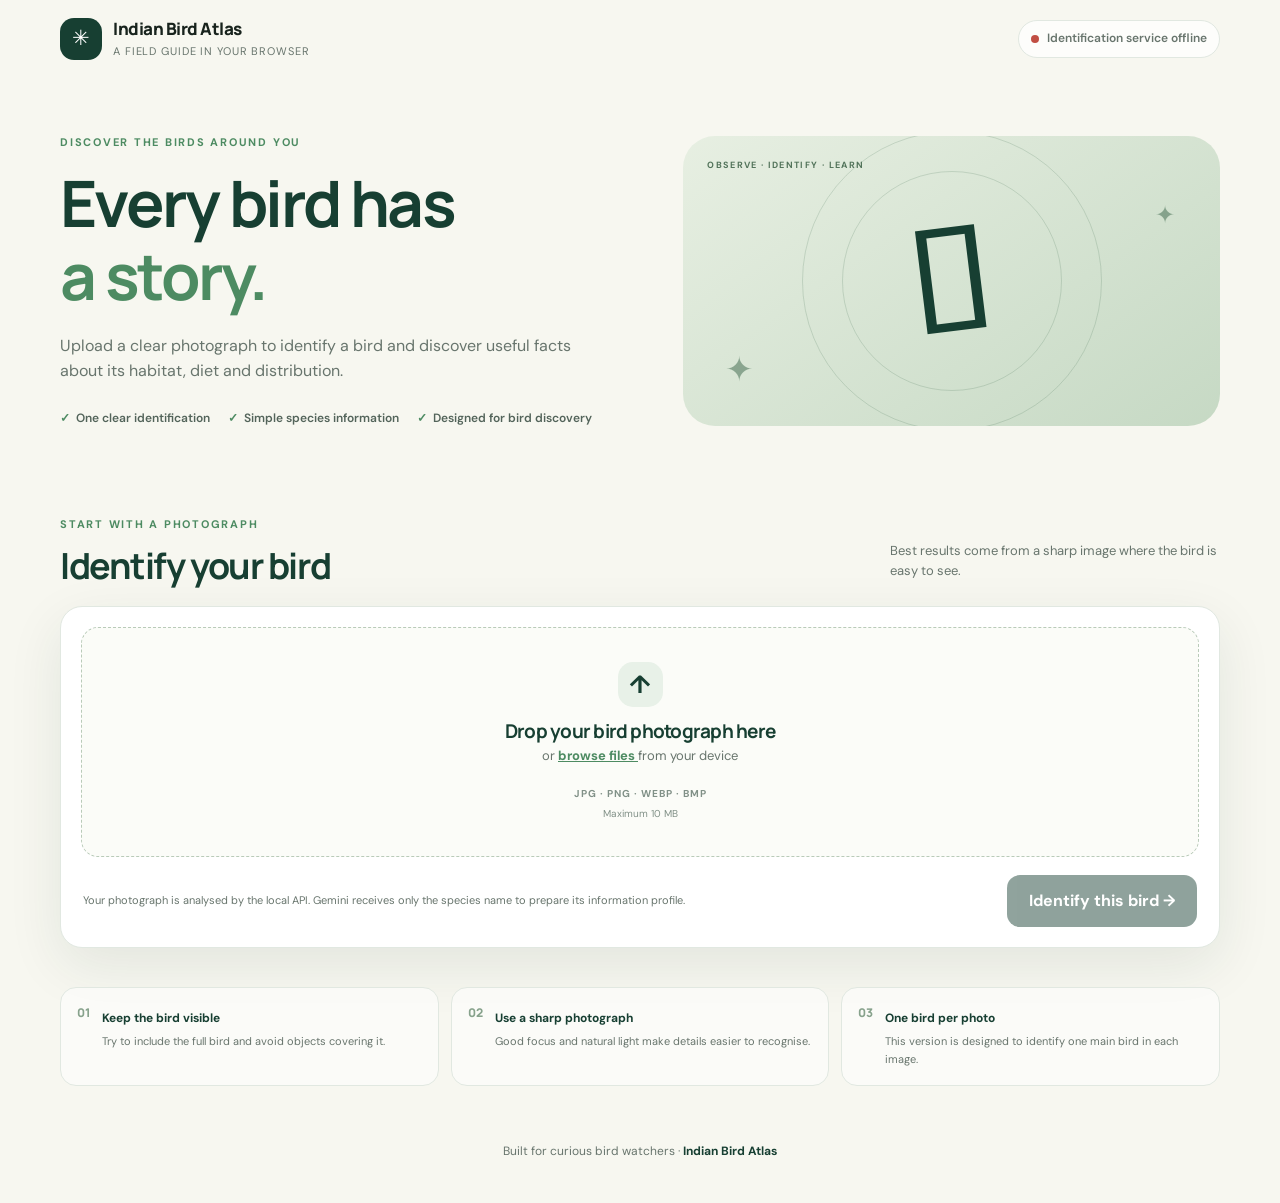
<file: frontend/index.html>
<!DOCTYPE html>
<html lang="en">

<head>

    <meta charset="UTF-8">

    <meta name="viewport" content="width=device-width, initial-scale=1">

    <meta name="theme-color" content="#173f32">

    <meta
        name="description"
        content="Identify a bird from a photograph and learn about the species."
    >

    <title>Indian Bird Atlas — Identify a Bird</title>

    <link rel="stylesheet" href="common.css">

    <link rel="stylesheet" href="index.css">

</head>

<body>

    <header class="site-header">

        <a class="brand" href="index.html">

            <span class="brand-mark">✳</span>

            <span>
                <span class="brand-name">
                    Indian Bird Atlas
                </span>

                <span class="brand-subtitle">
                    A field guide in your browser
                </span>
            </span>

        </a>

        <div class="header-right">

            <div
                class="api-status"
                id="apiStatus"
                data-state="checking"
            >

                <span class="status-dot"></span>

                <span id="apiStatusText">
                    Checking identification service...
                </span>

            </div>

        </div>

    </header>


    <main class="page-shell">

        <!-- HERO SECTION -->

        <section class="hero">

            <div class="hero-copy">

                <p class="eyebrow">
                    Discover the birds around you
                </p>

                <h1>
                    Every bird has
                    <br>
                    <span>a story.</span>
                </h1>

                <p class="hero-description">

                    Upload a clear photograph to identify
                    a bird and discover useful facts about
                    its habitat, diet and distribution.

                </p>

                <div class="hero-points">

                    <span>
                        <i>✓</i>
                        One clear identification
                    </span>

                    <span>
                        <i>✓</i>
                        Simple species information
                    </span>

                    <span>
                        <i>✓</i>
                        Designed for bird discovery
                    </span>

                </div>

            </div>


            <div class="hero-art">

                <div class="art-circle art-circle-one"></div>

                <div class="art-circle art-circle-two"></div>

                <div class="art-label">
                    OBSERVE · IDENTIFY · LEARN
                </div>

                <div class="art-bird">
                    𓅪
                </div>

                <div class="art-leaf leaf-one">✦</div>

                <div class="art-leaf leaf-two">✦</div>

            </div>

        </section>


        <!-- UPLOAD SECTION -->

        <section class="upload-section">

            <div class="section-heading">

                <div>

                    <p class="eyebrow">
                        Start with a photograph
                    </p>

                    <h2>
                        Identify your bird
                    </h2>

                </div>

                <p class="muted section-hint">

                    Best results come from a sharp image
                    where the bird is easy to see.

                </p>

            </div>


            <div class="upload-card">

                <!-- DROP ZONE -->

                <div
                    id="uploadArea"
                    class="upload-area"
                    role="button"
                    tabindex="0"
                >

                    <input
                        id="imageInput"
                        type="file"
                        accept="image/jpeg,image/png,image/webp,image/bmp"
                        hidden
                    >

                    <div class="upload-icon">
                        ↑
                    </div>

                    <h3>
                        Drop your bird photograph here
                    </h3>

                    <p class="muted">
                        or
                        <span class="browse-link">
                            browse files
                        </span>
                        from your device
                    </p>

                    <div class="file-types">

                        JPG · PNG · WEBP · BMP

                        <span>
                            Maximum 10 MB
                        </span>

                    </div>

                </div>


                <!-- IMAGE PREVIEW -->

                <div
                    class="preview-panel"
                    id="previewContainer"
                    hidden
                >

                    <img
                        id="previewImage"
                        alt="Selected bird photograph"
                    >

                    <div class="preview-details">

                        <div>

                            <strong id="previewName">
                                Selected image
                            </strong>

                            <p
                                id="fileInfo"
                                class="muted"
                            >
                                Image details
                            </p>

                        </div>

                        <button
                            type="button"
                            id="removeImageBtn"
                            class="remove-btn"
                        >
                            Remove
                        </button>

                    </div>

                </div>


                <!-- IDENTIFY BUTTON -->

                <div class="upload-actions">

                    <p class="privacy-note">

                        Your photograph is analysed by the local API.
                        Gemini receives only the species name to prepare its information profile.

                    </p>

                    <button
                        id="identifyBtn"
                        class="btn identify-btn"
                        type="button"
                        disabled
                    >

                        Identify this bird →

                    </button>

                </div>


                <!-- ERROR MESSAGE -->

                <div
                    id="errorMessage"
                    class="error-box"
                    role="alert"
                ></div>


                <!-- LOADING -->

                <div
                    id="loading"
                    class="loading-panel"
                    hidden
                >

                    <span class="spinner"></span>

                    <div>

                        <strong id="loadingTitle">
                            Analysing your photograph...
                        </strong>

                        <p class="muted">

                            Checking the image and comparing
                            its visual features.

                        </p>

                    </div>

                </div>

            </div>

        </section>


        <!-- IMAGE TIPS -->

        <section class="tips-section">

            <div class="tip-card">

                <span class="tip-number">01</span>

                <div>

                    <strong>
                        Keep the bird visible
                    </strong>

                    <p>
                        Try to include the full bird and avoid
                        objects covering it.
                    </p>

                </div>

            </div>


            <div class="tip-card">

                <span class="tip-number">02</span>

                <div>

                    <strong>
                        Use a sharp photograph
                    </strong>

                    <p>
                        Good focus and natural light make
                        details easier to recognise.
                    </p>

                </div>

            </div>


            <div class="tip-card">

                <span class="tip-number">03</span>

                <div>

                    <strong>
                        One bird per photo
                    </strong>

                    <p>
                        This version is designed to identify
                        one main bird in each image.
                    </p>

                </div>

            </div>

        </section>

    </main>


    <footer class="site-footer">

        Built for curious bird watchers ·
        <strong>Indian Bird Atlas</strong>

    </footer>


    <script src="script.js" defer></script>

</body>

</html>
</file>
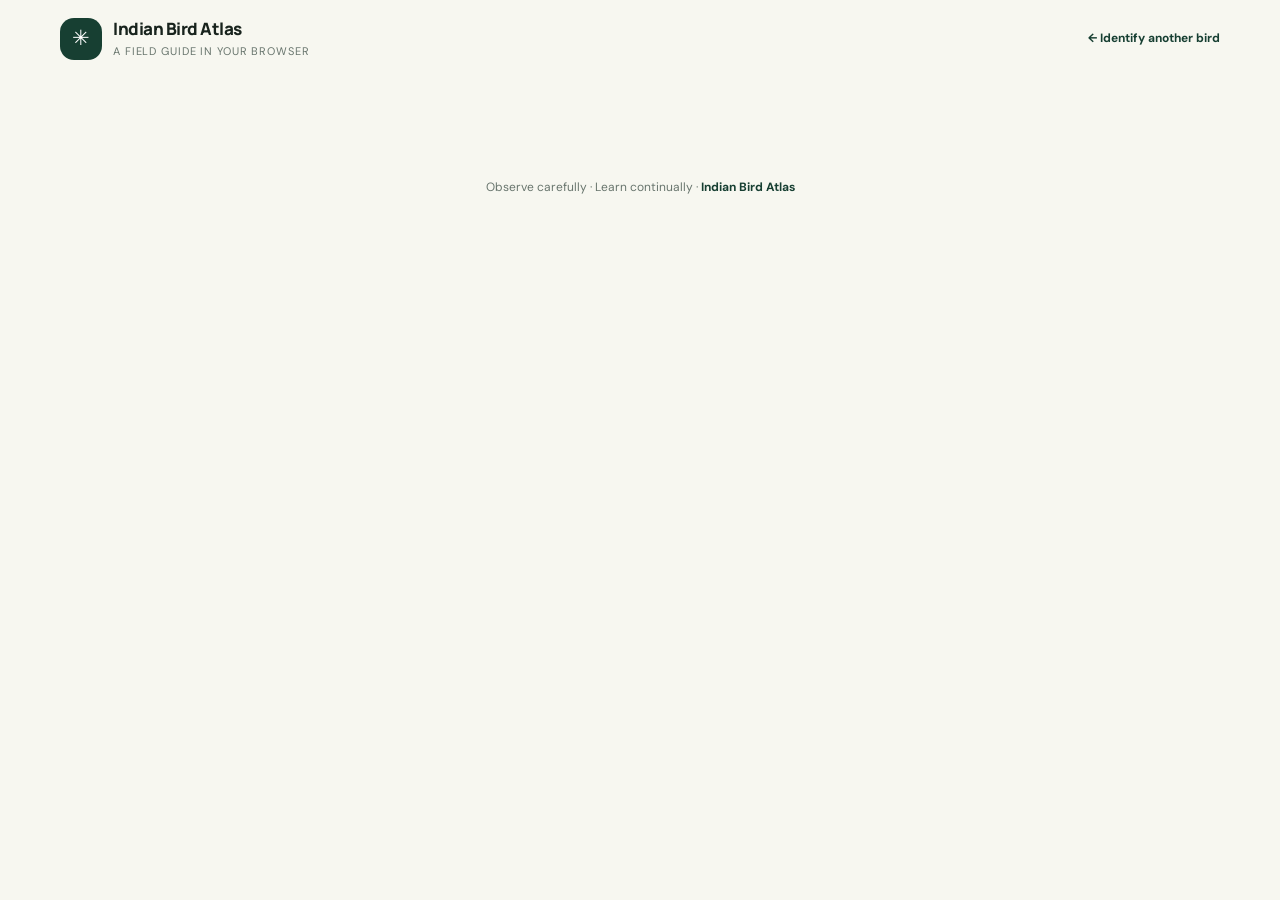
<file: frontend/result.html>
<!DOCTYPE html>
<html lang="en">
<head>
    <meta charset="UTF-8">
    <meta name="viewport" content="width=device-width, initial-scale=1">
    <meta name="theme-color" content="#173f32">
    <meta name="description" content="Bird identification report and species information from Indian Bird Atlas.">

    <title>Bird Identification Report — Indian Bird Atlas</title>

    <link rel="stylesheet" href="common.css">
    <link rel="stylesheet" href="result.css">
</head>

<body>

    <header class="site-header">

        <a class="brand" href="index.html" aria-label="Indian Bird Atlas home">
            <span class="brand-mark">✳</span>

            <span>
                <span class="brand-name">Indian Bird Atlas</span>
                <span class="brand-subtitle">A field guide in your browser</span>
            </span>
        </a>

        <a class="back-link" href="index.html">
            ← Identify another bird
        </a>

    </header>


    <main class="page-shell result-shell">

        <!-- UNIFIED REPORT LOADER -->
<section id="preparingPanel" class="preparing-panel">

    <div class="preparing-card">

        <div class="preparing-spinner"></div>

        <p class="eyebrow">INDIAN BIRD ATLAS</p>

        <h1>Preparing your bird report</h1>

        <p id="preparingMessage">
            Analysing your photograph and preparing the species information.
        </p>

        <div class="preparing-steps">

            <div class="preparing-step" id="stepIdentification">
                <span>01</span>
                <div>
                    <strong>Bird identification</strong>
                    <small>WingCLIP image analysis</small>
                </div>
                <span class="step-indicator">✓</span>
            </div>

            <div class="preparing-step active" id="stepResearch">
                <span>02</span>
                <div>
                    <strong>Species research</strong>
                    <small>Gemini and GBIF information</small>
                </div>
                <span class="step-indicator">…</span>
            </div>

            <div class="preparing-step" id="stepComplete">
                <span>03</span>
                <div>
                    <strong>Complete report</strong>
                    <small>Preparing your final result</small>
                </div>
                <span class="step-indicator">○</span>
            </div>

        </div>

        <p class="preparing-footnote">
            Your identification and species information will appear together.
        </p>

    </div>

</section>

<!-- COMPLETE REPORT: hidden until research finishes -->
<div id="reportContent" hidden>

        <div class="result-topline">

            <p class="eyebrow">
                Your identification report
            </p>

            <span class="report-tag">
                WINGCLIP · GEMINI RESEARCH
            </span>

        </div>


        <div
            id="resultError"
            class="result-error"
            role="alert"
            hidden
        >
            No report was found. Return to the upload page and identify a photograph first.
        </div>


        <!-- IDENTIFICATION RESULT -->

        <section
            class="result-layout"
            aria-labelledby="birdCommonName"
        >

            <div class="result-photo-card">

                <img
                    id="uploadedBirdImage"
                    alt="Your uploaded bird photograph"
                >

                <div class="photo-caption">
                    <span class="photo-dot"></span>
                    <span id="uploadedFilename">
                        Uploaded photograph
                    </span>
                </div>

            </div>


            <div class="identity-card">

                <div class="identified-label">

                    <span class="identified-check">✓</span>

                    WingCLIP's closest catalogue match

                </div>

                <h1 id="birdCommonName">
                    Loading identification…
                </h1>

                <p
                    class="scientific-name"
                    id="birdScientificName"
                ></p>

                <p
                    class="bird-description"
                    id="birdDescription"
                >
                    Your bird profile will appear here.
                </p>

                <div class="identity-meta">

                    <span
                        id="similarityScore"
                        class="meta-chip"
                        hidden
                    ></span>

                    <span
                        id="modelName"
                        class="meta-chip"
                        hidden
                    ></span>

                </div>

                <div
                    id="researchStatus"
                    class="research-status"
                    data-state="pending"
                    role="status"
                >
                    Preparing species information…
                </div>

                <p
                    id="profileAvailability"
                    class="profile-availability"
                    hidden
                ></p>

            </div>

        </section>


        <!-- IMAGE QUALITY -->

        <section
            class="quality-panel"
            id="qualityPanel"
            hidden
            aria-labelledby="qualityTitle"
        >

            <div class="quality-icon">✦</div>

            <div>

                <strong id="qualityTitle">
                    Photograph quality
                </strong>

                <ul id="qualityWarnings"></ul>

            </div>

        </section>


        <!-- SPECIES INFORMATION -->

        <section
            class="facts-section"
            aria-labelledby="factsTitle"
        >

            <div class="facts-heading">

                <p class="eyebrow">
                    Species guide
                </p>

                <h2 id="factsTitle">
                    Get to know this bird
                </h2>

                <p class="section-intro">
                    A concise species profile generated from the identified scientific name.
                </p>

            </div>


            <div class="facts-grid">

                <article class="fact-card">

                    <span class="fact-icon" aria-hidden="true">⌂</span>

                    <div>
                        <span class="fact-label">Habitat</span>
                        <p id="birdHabitat">Not available</p>
                    </div>

                </article>


                <article class="fact-card">

                    <span class="fact-icon" aria-hidden="true">◉</span>

                    <div>
                        <span class="fact-label">Diet</span>
                        <p id="birdDiet">Not available</p>
                    </div>

                </article>


                <article class="fact-card">

                    <span class="fact-icon" aria-hidden="true">⌖</span>

                    <div>
                        <span class="fact-label">Distribution in India</span>
                        <p id="birdDistribution">Not available</p>
                    </div>

                </article>


                <article class="fact-card">

                    <span class="fact-icon" aria-hidden="true">✧</span>

                    <div>
                        <span class="fact-label">Family</span>
                        <p id="birdFamily">Not available</p>
                    </div>

                </article>


                <article class="fact-card">

                    <span class="fact-icon" aria-hidden="true">↗</span>

                    <div>
                        <span class="fact-label">Behaviour</span>
                        <p id="birdBehaviour">Not available</p>
                    </div>

                </article>


                <article class="fact-card">

                    <span class="fact-icon" aria-hidden="true">◎</span>

                    <div>
                        <span class="fact-label">Identification features</span>
                        <p id="birdIdentificationFeatures">Not available</p>
                    </div>

                </article>


                <article class="fact-card">

                    <span class="fact-icon" aria-hidden="true">♡</span>

                    <div>
                        <span class="fact-label">Conservation status</span>
                        <p id="birdConservationStatus">Not available</p>
                    </div>

                </article>


                <article class="fact-card">

                    <span class="fact-icon" aria-hidden="true">⌁</span>

                    <div>
                        <span class="fact-label">Conservation notes</span>
                        <p id="birdConservationNote">Not available</p>
                    </div>

                </article>

            </div>


            <div
                id="taxonomySummary"
                class="taxonomy-summary"
                hidden
            ></div>

            <p
                class="profile-source"
                id="profileSource"
            ></p>

        </section>


        <!-- SOURCES -->

        <section
            id="sourcesSection"
            class="sources-section"
            hidden
            aria-labelledby="sourcesTitle"
        >

            <div class="facts-heading">

                <p class="eyebrow">
                    References
                </p>

                <h2 id="sourcesTitle">
                    Sources and further reading
                </h2>

                <p class="section-intro">
                    Open the linked references to check taxonomy and supporting information.
                </p>

            </div>

            <ul
                id="sourceList"
                class="source-list"
            ></ul>

        </section>


        <!-- DISCLAIMER -->

        <section class="report-note">

            <strong>
                Important identification note
            </strong>

            <p id="identificationNote">
                This is the model's closest catalogue match, not a confirmed field identification.
            </p>

            <p class="report-note-secondary">
                The similarity score is not a probability. Gemini researches the species name returned by WingCLIP; it does not independently verify the photograph.
            </p>

        </section>


        <!-- ACTION -->

        <div class="result-actions">

            <a class="btn" href="index.html">
                Identify another bird →
            </a>

        </div>

    </main>


    <footer class="site-footer">

        Observe carefully · Learn continually ·
        <strong>Indian Bird Atlas</strong>

    </footer>


    <script src="result.js" defer></script>

</body>
</html>
</file>
<file: frontend/common.css>
@import url('https://fonts.googleapis.com/css2?family=DM+Sans:wght@400;500;600;700&family=Manrope:wght@500;600;700;800&display=swap');

:root {
    --forest: #173f32;
    --forest-2: #245b46;
    --leaf: #4d8b62;
    --mint: #e8f1e8;
    --cream: #f7f7f0;
    --paper: #ffffff;
    --ink: #18231d;
    --muted: #68756d;
    --line: #e1e8e1;
    --danger: #a63e35;
    --shadow: 0 18px 55px rgba(25, 54, 39, .09);
    --radius: 22px;
}

* {
    box-sizing: border-box;
}

html {
    scroll-behavior: smooth;
}

body {
    margin: 0;
    background: var(--cream);
    color: var(--ink);
    font-family: 'DM Sans', sans-serif;
    line-height: 1.6;
}

button,
input {
    font: inherit;
}

button,
a {
    -webkit-tap-highlight-color: transparent;
}

a {
    color: inherit;
}

.site-header {
    width: min(1160px, calc(100% - 40px));
    margin: 0 auto;
    min-height: 78px;
    display: flex;
    align-items: center;
    justify-content: space-between;
    gap: 20px;
}

.brand {
    display: inline-flex;
    align-items: center;
    gap: 11px;
    text-decoration: none;
}

.brand-mark {
    width: 42px;
    height: 42px;
    border-radius: 14px;
    display: grid;
    place-items: center;
    color: #fff;
    background: var(--forest);
    font-size: 21px;
}

.brand-name {
    font: 800 17px 'Manrope', sans-serif;
    letter-spacing: -.5px;
}

.brand-subtitle {
    display: block;
    color: var(--muted);
    font-size: 11px;
    letter-spacing: .08em;
    text-transform: uppercase;
}

.header-right {
    display: flex;
    align-items: center;
    gap: 18px;
}

.api-status {
    display: inline-flex;
    align-items: center;
    gap: 8px;
    border: 1px solid var(--line);
    background: rgba(255,255,255,.72);
    padding: 8px 12px;
    border-radius: 99px;
    color: var(--muted);
    font-size: 12px;
    font-weight: 600;
}

.status-dot {
    width: 8px;
    height: 8px;
    border-radius: 50%;
    background: #c58a30;
}

.api-status[data-state="online"] .status-dot {
    background: #3c9a63;
}

.api-status[data-state="offline"] .status-dot {
    background: #c14e43;
}

.page-shell {
    width: min(1160px, calc(100% - 40px));
    margin: 0 auto;
}

.eyebrow {
    color: var(--leaf);
    text-transform: uppercase;
    letter-spacing: .16em;
    font-size: 11px;
    font-weight: 700;
}

h1,
h2,
h3,
p {
    margin-top: 0;
}

h1,
h2,
h3 {
    font-family: 'Manrope', sans-serif;
    letter-spacing: -.04em;
    line-height: 1.15;
}

h1 {
    font-size: clamp(38px, 5.5vw, 64px);
}

h2 {
    font-size: clamp(26px, 3vw, 36px);
}

h3 {
    font-size: 19px;
}

.muted {
    color: var(--muted);
}

.btn {
    display: inline-flex;
    align-items: center;
    justify-content: center;
    gap: 9px;
    border: 0;
    border-radius: 13px;
    padding: 13px 19px;
    cursor: pointer;
    background: var(--forest);
    color: #fff;
    font-weight: 700;
    text-decoration: none;
    transition: .18s ease;
}

.btn:hover {
    background: var(--forest-2);
    transform: translateY(-1px);
    box-shadow: 0 9px 20px rgba(23,63,50,.16);
}

.btn:disabled {
    opacity: .48;
    cursor: not-allowed;
    transform: none;
    box-shadow: none;
}

.btn-secondary {
    color: var(--forest);
    background: #edf3ed;
}

.btn-secondary:hover {
    color: #fff;
}

.error-box,
.notice-box {
    display: none;
    border-radius: 14px;
    padding: 12px 15px;
    font-size: 13px;
    margin-top: 15px;
}

.error-box.visible {
    display: block;
    background: #fff0ed;
    color: var(--danger);
    border: 1px solid #f2d3ce;
}

.notice-box.visible {
    display: block;
    background: #f1f5ed;
    color: #48624b;
    border: 1px solid #dce8d8;
}

.site-footer {
    padding: 34px 20px 42px;
    text-align: center;
    color: var(--muted);
    font-size: 12px;
}

.site-footer strong {
    color: var(--forest);
}

@media (max-width: 640px) {

    .site-header,
    .page-shell {
        width: min(100% - 28px, 1160px);
    }

    .site-header {
        min-height: 68px;
    }

    .header-right {
        gap: 8px;
    }

    .api-status {
        padding: 7px 9px;
        font-size: 10px;
    }

    .brand-name {
        font-size: 15px;
    }

    .brand-subtitle {
        font-size: 9px;
    }
}
</file>
<file: frontend/index.css>
.hero {
    min-height: 390px;
    display: grid;
    grid-template-columns: 1.05fr .95fr;
    align-items: center;
    gap: 30px;
    padding: 42px 0 54px;
}

.hero-copy {
    padding: 14px 0;
}

.hero h1 {
    margin: 14px 0 20px;
    color: var(--forest);
}

.hero h1 span {
    color: var(--leaf);
}

.hero-description {
    max-width: 540px;
    color: var(--muted);
    font-size: 16px;
}

.hero-points {
    display: flex;
    flex-wrap: wrap;
    gap: 12px 18px;
    margin-top: 25px;
    color: #53645a;
    font-size: 12px;
    font-weight: 600;
}

.hero-points span {
    display: inline-flex;
    align-items: center;
    gap: 6px;
}

.hero-points i {
    font-style: normal;
    color: var(--leaf);
    font-weight: 800;
}

.hero-art {
    min-height: 290px;
    position: relative;
    overflow: hidden;
    border-radius: 32px;
    background: linear-gradient(145deg, #e7efe2, #c6d9c4);
    display: grid;
    place-items: center;
}

.art-circle {
    position: absolute;
    border: 1px solid rgba(38,88,59,.16);
    border-radius: 50%;
}

.art-circle-one {
    width: 300px;
    height: 300px;
}

.art-circle-two {
    width: 220px;
    height: 220px;
}

.art-bird {
    position: relative;
    z-index: 1;
    color: var(--forest);
    font-size: 148px;
    line-height: 1;
    transform: rotate(-7deg);
}

.art-label {
    position: absolute;
    top: 22px;
    left: 24px;
    color: #52735a;
    letter-spacing: .15em;
    font-size: 9px;
    font-weight: 700;
}

.art-leaf {
    position: absolute;
    color: rgba(39,87,58,.45);
    font-size: 34px;
}

.leaf-one {
    bottom: 29px;
    left: 42px;
}

.leaf-two {
    top: 60px;
    right: 45px;
    font-size: 24px;
}

.upload-section {
    padding: 20px 0 35px;
}

.section-heading {
    display: flex;
    align-items: end;
    justify-content: space-between;
    gap: 20px;
    margin-bottom: 20px;
}

.section-heading h2 {
    margin: 7px 0 0;
    color: var(--forest);
}

.section-hint {
    max-width: 330px;
    font-size: 13px;
    margin: 0 0 4px;
}

.upload-card {
    background: var(--paper);
    border: 1px solid var(--line);
    border-radius: var(--radius);
    padding: 20px;
    box-shadow: var(--shadow);
}

.upload-area {
    min-height: 230px;
    border: 1.5px dashed #b9cbb9;
    border-radius: 17px;
    background: #fbfcf8;
    display: flex;
    flex-direction: column;
    align-items: center;
    justify-content: center;
    text-align: center;
    padding: 24px;
    cursor: pointer;
    transition: .18s ease;
    outline: none;
}

.upload-area:hover,
.upload-area:focus-visible,
.upload-area.dragover {
    border-color: var(--leaf);
    background: #f2f7ef;
}

.upload-icon {
    width: 45px;
    height: 45px;
    border-radius: 15px;
    display: grid;
    place-items: center;
    background: var(--mint);
    color: var(--forest);
    font-size: 25px;
    font-weight: 700;
    margin-bottom: 10px;
}

.upload-area h3 {
    margin: 4px 0 3px;
    color: var(--forest);
}

.upload-area p {
    margin: 0;
    font-size: 13px;
}

.browse-link {
    color: var(--leaf);
    font-weight: 700;
    text-decoration: underline;
}

.file-types {
    margin-top: 19px;
    color: #809087;
    font-size: 10px;
    letter-spacing: .1em;
    font-weight: 700;
}

.file-types span {
    display: block;
    letter-spacing: 0;
    text-transform: none;
    font-weight: 400;
    margin-top: 4px;
}

.preview-panel {
    margin-top: 17px;
    border: 1px solid var(--line);
    background: #fbfcf9;
    border-radius: 15px;
    padding: 12px;
    display: flex;
    align-items: center;
    gap: 14px;
}

.preview-panel[hidden] {
    display: none;
}

.preview-panel img {
    width: 90px;
    height: 76px;
    border-radius: 10px;
    object-fit: cover;
    background: var(--mint);
}

.preview-details {
    flex: 1;
    min-width: 0;
    display: flex;
    align-items: center;
    justify-content: space-between;
    gap: 12px;
}

.preview-details strong {
    display: block;
    overflow-wrap: anywhere;
    font-size: 13px;
}

.preview-details p {
    margin: 3px 0 0;
    font-size: 11px;
}

.remove-btn {
    border: 0;
    background: transparent;
    color: var(--danger);
    font-size: 12px;
    font-weight: 700;
    cursor: pointer;
}

.upload-actions {
    display: flex;
    justify-content: space-between;
    align-items: center;
    gap: 18px;
    padding: 18px 2px 0;
}

.privacy-note {
    color: var(--muted);
    font-size: 11px;
    margin: 0;
}

.identify-btn {
    min-width: 190px;
}

.loading-panel {
    display: flex;
    align-items: center;
    gap: 14px;
    margin-top: 18px;
    padding: 14px;
    background: #f3f7f0;
    border-radius: 14px;
}

.loading-panel[hidden] {
    display: none;
}

.loading-panel strong {
    color: var(--forest);
    font-size: 13px;
}

.loading-panel p {
    margin: 2px 0 0;
    font-size: 11px;
}

.spinner {
    width: 26px;
    height: 26px;
    border: 3px solid #d8e5d7;
    border-top-color: var(--leaf);
    border-radius: 50%;
    animation: spin .8s linear infinite;
    flex: 0 0 auto;
}

@keyframes spin {
    to {
        transform: rotate(360deg);
    }
}

.tips-section {
    display: grid;
    grid-template-columns: repeat(3, 1fr);
    gap: 12px;
    padding: 4px 0 22px;
}

.tip-card {
    display: flex;
    align-items: flex-start;
    gap: 12px;
    padding: 16px;
    border: 1px solid var(--line);
    background: rgba(255,255,255,.58);
    border-radius: 16px;
}

.tip-number {
    color: #87a28c;
    font: 800 12px 'Manrope', sans-serif;
}

.tip-card strong {
    color: var(--forest);
    font-size: 12px;
}

.tip-card p {
    color: var(--muted);
    font-size: 11px;
    margin: 4px 0 0;
}

@media (max-width: 760px) {

    .hero {
        grid-template-columns: 1fr;
        padding: 30px 0 38px;
    }

    .hero-art {
        min-height: 210px;
    }

    .art-bird {
        font-size: 112px;
    }

    .section-heading {
        display: block;
    }

    .section-hint {
        margin-top: 9px;
    }

    .tips-section {
        grid-template-columns: 1fr;
    }
}

@media (max-width: 520px) {

    .upload-card {
        padding: 12px;
    }

    .upload-actions {
        align-items: stretch;
        flex-direction: column;
    }

    .identify-btn {
        width: 100%;
    }

    .upload-area {
        min-height: 205px;
        padding: 18px;
    }

    .preview-panel img {
        width: 70px;
        height: 65px;
    }
}
</file>
<file: frontend/result.css>
.back-link {
    text-decoration: none;
    color: var(--forest);
    font-size: 12px;
    font-weight: 700;
}

.back-link:hover {
    color: var(--leaf);
}

.result-shell {
    padding-top: 24px;
    padding-bottom: 42px;
}

.result-topline {
    display: flex;
    align-items: center;
    justify-content: space-between;
    gap: 14px;
    margin-bottom: 17px;
}

.result-topline .eyebrow {
    margin: 0;
}

.report-tag {
    color: #617363;
    background: #edf2ea;
    padding: 7px 10px;
    border-radius: 99px;
    font-size: 9px;
    letter-spacing: .12em;
    font-weight: 700;
    white-space: nowrap;
}

.result-error {
    margin: 0 0 18px;
    padding: 15px 17px;
    border: 1px solid #f0d3ce;
    border-radius: 14px;
    background: #fff2ef;
    color: #963d34;
    font-size: 13px;
}

[hidden] {
    display: none !important;
}


/* IDENTIFICATION LAYOUT */

.result-layout {
    display: grid;
    grid-template-columns: minmax(0, 1fr) minmax(0, 1fr);
    gap: 22px;
    align-items: stretch;
}

.result-photo-card {
    min-height: 350px;
    position: relative;
    overflow: hidden;
    border-radius: var(--radius);
    background: #e5ede3;
    box-shadow: var(--shadow);
}

.result-photo-card img {
    display: block;
    width: 100%;
    height: 100%;
    min-height: 350px;
    max-height: 520px;
    object-fit: contain;
    background: #e9eee6;
}

.result-photo-card img.image-unavailable {
    opacity: .25;
}

.photo-caption {
    position: absolute;
    bottom: 13px;
    left: 13px;
    right: 13px;
    display: flex;
    align-items: center;
    gap: 8px;
    padding: 10px 12px;
    border-radius: 11px;
    color: white;
    background: rgba(18,37,27,.72);
    backdrop-filter: blur(8px);
    font-size: 11px;
    overflow-wrap: anywhere;
}

.photo-dot {
    width: 7px;
    height: 7px;
    border-radius: 50%;
    background: #a6d6a6;
    flex: 0 0 auto;
}


/* IDENTITY CARD */

.identity-card {
    border: 1px solid var(--line);
    border-radius: var(--radius);
    background: white;
    box-shadow: var(--shadow);
    padding: clamp(22px, 3.5vw, 38px);
    display: flex;
    flex-direction: column;
    justify-content: center;
    min-width: 0;
}

.identified-label {
    display: inline-flex;
    align-items: center;
    gap: 8px;
    color: var(--leaf);
    font-size: 11px;
    font-weight: 700;
    text-transform: uppercase;
    letter-spacing: .08em;
}

.identified-check {
    width: 22px;
    height: 22px;
    border-radius: 50%;
    display: grid;
    place-items: center;
    background: var(--mint);
    color: var(--forest);
    font-size: 12px;
}

.identity-card h1 {
    font-size: clamp(32px, 4vw, 48px);
    color: var(--forest);
    margin: 18px 0 4px;
    overflow-wrap: anywhere;
}

.scientific-name {
    color: var(--leaf);
    font-style: italic;
    margin: 0 0 19px;
    font-size: 15px;
}

.bird-description {
    color: #526159;
    font-size: 14px;
    line-height: 1.8;
    margin: 0;
}

.identity-meta {
    display: flex;
    flex-wrap: wrap;
    gap: 7px;
    margin-top: 17px;
}

.meta-chip {
    display: inline-flex;
    align-items: center;
    background: #f0f4ee;
    color: #526451;
    border: 1px solid #e1e9de;
    border-radius: 999px;
    padding: 6px 9px;
    font-size: 10px;
    line-height: 1.4;
}


/* GEMINI RESEARCH STATUS */

.research-status {
    margin-top: 16px;
    padding: 10px 12px;
    border: 1px solid #dce8d8;
    border-radius: 11px;
    background: #f1f6ef;
    color: #416445;
    font-size: 11px;
    font-weight: 700;
    line-height: 1.5;
}

.research-status[data-state="fallback"] {
    border-color: #f0e2c3;
    background: #fff8e9;
    color: #755c2b;
}

.research-status[data-state="pending"] {
    border-color: #e1e8e1;
    background: #f5f7f3;
    color: #68756d;
}

.profile-availability {
    margin: 9px 0 0;
    color: #68756d;
    font-size: 11px;
    line-height: 1.6;
}


/* IMAGE QUALITY */

.quality-panel {
    display: flex;
    gap: 13px;
    align-items: flex-start;
    padding: 15px 17px;
    margin-top: 20px;
    border-radius: 15px;
    background: #fff8e9;
    border: 1px solid #f0e2c3;
    color: #755c2b;
}

.quality-icon {
    width: 29px;
    height: 29px;
    flex: 0 0 auto;
    display: grid;
    place-items: center;
    border-radius: 10px;
    background: #f8edcf;
}

.quality-panel strong {
    font-size: 12px;
}

.quality-panel ul {
    margin: 5px 0 0;
    padding-left: 18px;
    font-size: 12px;
}

.quality-panel li + li {
    margin-top: 3px;
}


/* SPECIES FACTS */

.facts-section,
.sources-section {
    margin-top: 42px;
}

.facts-heading {
    margin-bottom: 17px;
}

.facts-heading .eyebrow {
    margin-bottom: 8px;
}

.facts-heading h2 {
    color: var(--forest);
    margin-bottom: 7px;
}

.section-intro {
    max-width: 680px;
    margin: 0;
    color: var(--muted);
    font-size: 13px;
}

.facts-grid {
    display: grid;
    grid-template-columns: repeat(2, minmax(0, 1fr));
    gap: 12px;
}

.fact-card {
    display: flex;
    align-items: flex-start;
    gap: 14px;
    min-width: 0;
    padding: 19px;
    border: 1px solid var(--line);
    border-radius: 16px;
    background: rgba(255,255,255,.82);
}

.fact-icon {
    width: 36px;
    height: 36px;
    flex: 0 0 auto;
    border-radius: 12px;
    background: var(--mint);
    color: var(--forest);
    display: grid;
    place-items: center;
    font-size: 18px;
}

.fact-label {
    color: var(--leaf);
    font-size: 10px;
    text-transform: uppercase;
    letter-spacing: .12em;
    font-weight: 700;
}

.fact-card p {
    color: #4f5e54;
    font-size: 13px;
    margin: 5px 0 0;
    line-height: 1.7;
    overflow-wrap: anywhere;
}

.taxonomy-summary {
    margin-top: 14px;
    padding: 12px 15px;
    border: 1px solid var(--line);
    border-radius: 12px;
    color: #59695d;
    background: #f7f9f5;
    font-size: 11px;
    line-height: 1.6;
}

.profile-source {
    color: #839087;
    font-size: 10px;
    line-height: 1.6;
    margin: 12px 0 0;
}


/* SOURCE LINKS */

.source-list {
    display: grid;
    grid-template-columns: repeat(2, minmax(0, 1fr));
    gap: 9px;
    list-style: none;
    padding: 0;
    margin: 0;
}

.source-list li {
    min-width: 0;
    border: 1px solid var(--line);
    border-radius: 12px;
    background: white;
    padding: 12px 14px;
}

.source-list a {
    color: var(--forest-2);
    font-size: 12px;
    font-weight: 700;
    text-decoration-thickness: 1px;
    text-underline-offset: 3px;
    overflow-wrap: anywhere;
}

.source-list a:hover {
    color: var(--leaf);
}


/* DISCLAIMER AND ACTIONS */

.report-note {
    margin-top: 28px;
    background: #eef3eb;
    border-radius: 16px;
    padding: 18px 20px;
    color: #526451;
}

.report-note strong {
    color: var(--forest);
    font-size: 12px;
}

.report-note p {
    margin: 5px 0 0;
    font-size: 12px;
    line-height: 1.7;
}

.report-note .report-note-secondary {
    color: #6a786d;
    font-size: 11px;
}

.result-actions {
    display: flex;
    justify-content: center;
    margin-top: 26px;
}


/* RESPONSIVE */

@media (max-width: 760px) {

    .result-layout {
        grid-template-columns: 1fr;
    }

    .result-photo-card,
    .result-photo-card img {
        min-height: 250px;
        max-height: 420px;
    }

    .identity-card {
        min-height: 240px;
    }

    .facts-section,
    .sources-section {
        margin-top: 32px;
    }

}


@media (max-width: 520px) {

    .facts-grid,
    .source-list {
        grid-template-columns: 1fr;
    }

    .result-topline {
        align-items: flex-start;
    }

    .report-tag {
        font-size: 8px;
    }

    .fact-card {
        padding: 16px;
    }

    .identity-card {
        padding: 22px;
    }

}
/* ========================================
   UNIFIED REPORT PREPARATION
======================================== */

.preparing-panel {
    min-height: 72vh;
    display: grid;
    place-items: center;
    padding: 35px 12px;
}

.preparing-card {
    width: 100%;
    max-width: 540px;
    padding: 42px 32px;
    text-align: center;

    background: rgba(255,255,255,.92);
    border: 1px solid var(--line);
    border-radius: 22px;

    box-shadow: var(--shadow);
}

.preparing-spinner {
    width: 48px;
    height: 48px;

    margin: 0 auto 23px;

    border: 4px solid #e5ece4;
    border-top-color: var(--leaf);
    border-radius: 50%;

    animation: atlas-spin .9s linear infinite;
}

@keyframes atlas-spin {
    to {
        transform: rotate(360deg);
    }
}

.preparing-card h1 {
    color: var(--forest);
    font-size: clamp(25px, 5vw, 34px);
    margin: 10px 0;
}

.preparing-card > p:not(.eyebrow) {
    color: var(--muted);
    font-size: 13px;
    line-height: 1.7;
}

.preparing-steps {
    margin-top: 30px;
    text-align: left;
    display: grid;
    gap: 9px;
}

.preparing-step {
    display: flex;
    align-items: center;
    gap: 13px;

    background: #f6f8f5;
    border: 1px solid #e5ebe3;
    border-radius: 13px;

    padding: 14px;
}

.preparing-step > span:first-child {
    color: #8a9b8d;
    font-size: 11px;
    font-weight: 800;
}

.preparing-step > div {
    flex: 1;
    display: grid;
    gap: 4px;
}

.preparing-step strong {
    font-size: 12px;
    color: var(--forest);
}

.preparing-step small {
    color: var(--muted);
    font-size: 10px;
}

.step-indicator {
    color: #9aa99b;
    font-weight: 800;
}

.preparing-step.done {
    border-color: #cce1cd;
    background: #f1f7ef;
}

.preparing-step.done .step-indicator {
    color: #358354;
}

.preparing-step.active {
    border-color: #b9d4bd;
    background: #edf5ec;
}

.preparing-step.active .step-indicator {
    color: var(--leaf);
}

.preparing-footnote {
    margin-top: 23px;
    font-size: 10px !important;
    color: #87938a !important;
}

#reportContent {
    animation: atlas-reveal .6s ease both;
}

@keyframes atlas-reveal {
    from {
        opacity: 0;
        transform: translateY(12px);
    }
    to {
        opacity: 1;
        transform: translateY(0);
    }
}

@media (max-width: 520px) {
    .preparing-card {
        padding: 30px 18px;
    }
}
</file>
